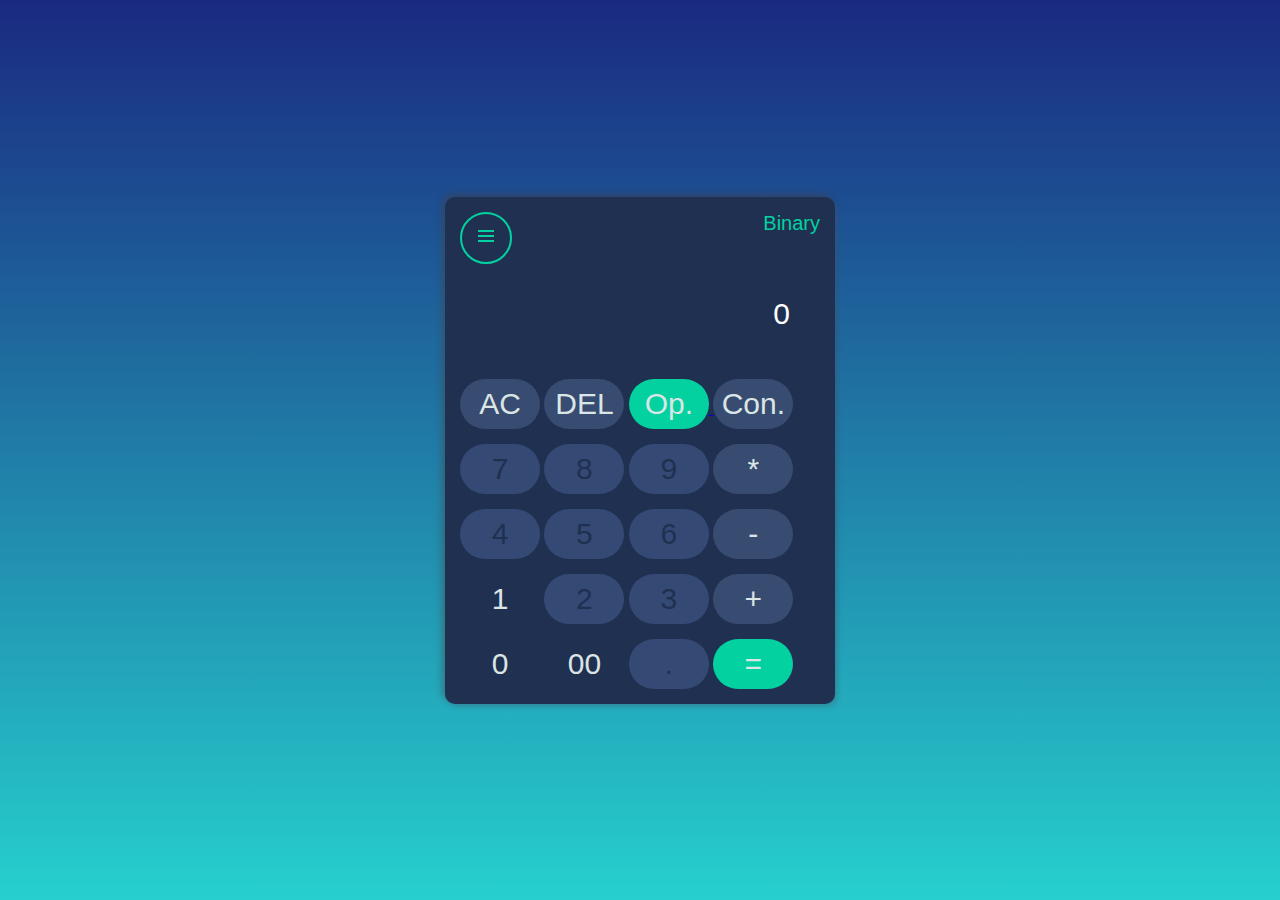
<file: Binaria.html>
<!DOCTYPE html>
<html lang="en" dir="ltr">
<head>
    <meta charset="UTF-8">
    <meta http-equiv="X-UA-Compatible" content="IE=edge">
    <meta name="viewport" content="width=device-width, initial-scale=1.0">
    <title>Programing Calculator - Binary</title>
    <link rel="stylesheet" href="./styles/Bin.css">
    <link rel="stylesheet" href="./styles/mobile/binary_mobile.css" media="screen and (max-width: 430px)">
    <link rel="shortcut icon" href="./assets/calculadora (1).png">

    </head>
    <body  >

        <div class="container">
            <form action="#" name="Calculadora">
                             
                <div> <!-- Menu desplegable -->
                    <ul class="menu"> 
                        <li ><a href="#"> <img src="./assets/menu.svg" alt="" class="list_img"> </a>
                            <ul id="smnu">
                                <li class="not" ><a href="./index.html"> Standar </a></li>
                                <li class="not"><a href="./Cientifica.html"> Scientfic </a></li>
                                <li class="main"><a href="#"> Programing  ></a>

                                    <ul id="smnu">
                                        <li class="main" ><a href="./Binaria.html"> Binary </a></li>
                                        <li class="not"><a href="./Oct.html"> Octal </a></li>
                                        <li class="not"><a href="./Hex.html"> Hex </a></li>
                                        
                                    </ul>
                                
                                
                                </li>
                                <li class="not"><a href="./assets/Aplicaciones de los diodos.pdf"> Manual </a></li>
                                
                            </ul>
                        </li>
                    </ul>
                </div>

                <div class="indicador">
                    <p>Binary</p>
                </div>

                <input type="text" name="txtboxnros" value="0" disabled>

                <div class="buttons"> <!-- Primer Columna -->
                    <input class="a" type="button" value="AC" value="AC" onclick="limpiar()">
                    <input class="a" type="button" value="DEL" value="DEL" onclick="atras()">
                    
                        <a href="./Binaria.html">
                            <input class="a btn1" type="button" value="Op.">
                        </a>
                    
                        <a href="./Binaria2.html">
                            <input class="a" type="button" value="Con.">
                        </a>
            
                </div>

                <div class="buttons a"> <!-- Segunda Columna -->
                    <input class="bin" type="button" value="7" >
                    <input class="bin" type="button" value="8">
                    <input class="bin" type="button" value="9">
                    <input class="a"   type="button" value="*" onclick="ingresaoperacion(this.value)">
                </div>

                <div class="buttons a"> <!-- Tercera Columna -->
                    <input class="bin" type="button" value="4">
                    <input class="bin" type="button" value="5">
                    <input class="bin" type="button" value="6">
                    <input class="a"   type="button" value="-" onclick="ingresaoperacion(this.value)">
                </div>

                <div class="buttons a"> <!-- Cuarta Columna -->
                    <input type="button" value="1" onclick="ingresarnumero(this.value)">
                    <input class="bin" type="button" value="2">
                    <input class="bin" type="button" value="3">
                    <input class="a"   type="button" value="+" onclick="ingresaoperacion(this.value)">
                </div>

                <div class="buttons"> <!-- Quienta Columna -->
                    <input type="button" value="0"  onclick="ingresarnumero(this.value)">
                    <input type="button" value="00" onclick="ingresarnumero(this.value)">
                    <input class="bin" type="button" value=".">
                    <input class="igual" type="button" value="=" onclick="resultado()">
                </div>
            </form>    
        </div>

        <script src="./scripts/Programador/Binarias/bin.js"></script>
        
    </body>
</html>
</file>
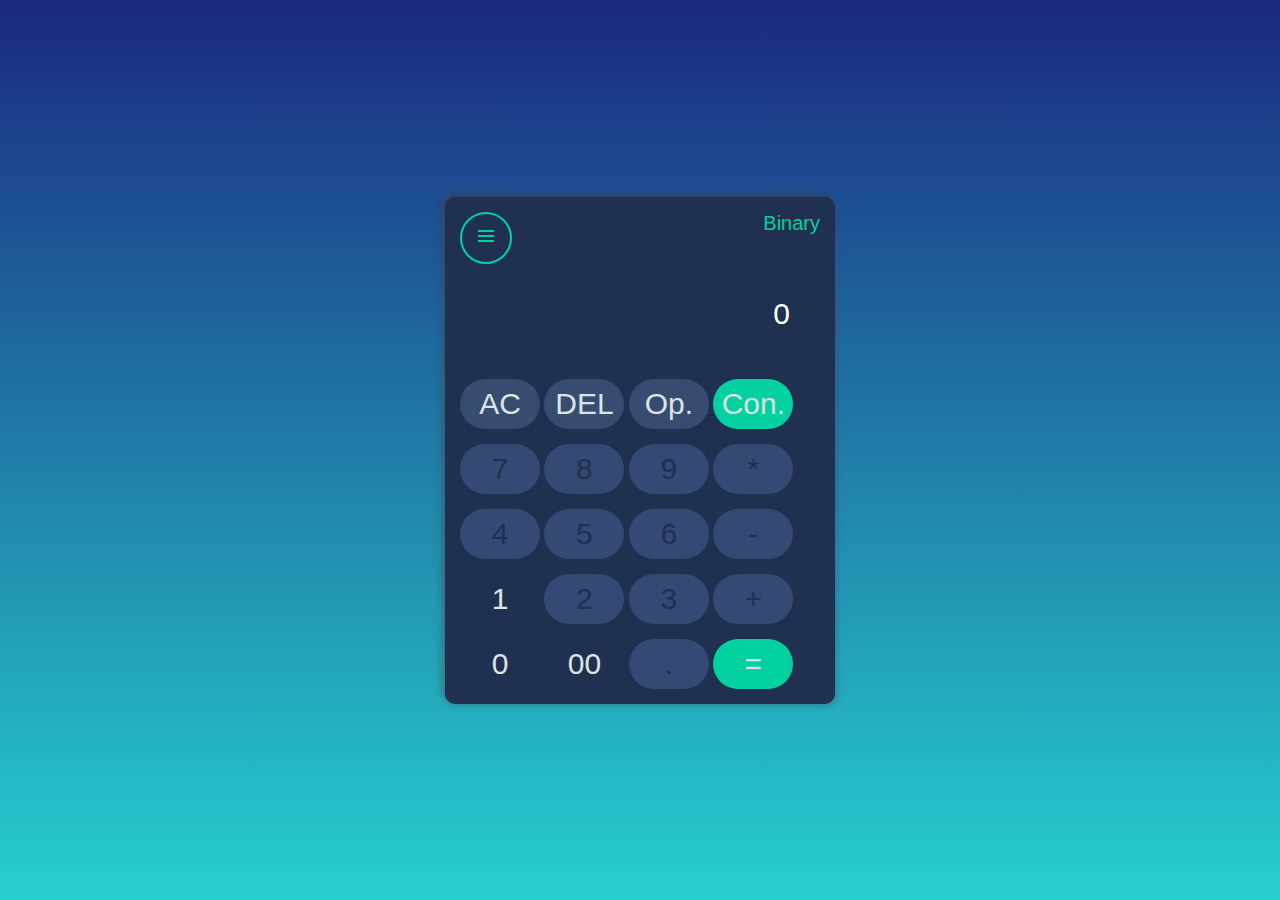
<file: Binaria2.html>
<!DOCTYPE html>
<html lang="en" dir="ltr">
<head>
    <meta charset="UTF-8">
    <meta http-equiv="X-UA-Compatible" content="IE=edge">
    <meta name="viewport" content="width=device-width, initial-scale=1.0">
    <title>Programing Calculator - Binary</title>
    <link rel="stylesheet" href="./styles/Bin.css">
    <link rel="stylesheet" href="./styles/mobile/binary_mobile.css" media="screen and (max-width: 430px)">
    <link rel="shortcut icon" href="./assets/calculadora (1).png">

    </head>
    <body  >

        <div class="container">
            <form action="#" name="Calculadora">
                             
                <div> <!-- Menu desplegable -->
                    <ul class="menu"> 
                        <li ><a href="#"> <img src="./assets/menu.svg" alt="" class="list_img"> </a>
                            <ul id="smnu">
                                <li class="not" ><a href="./index.html"> Standar </a></li>
                                <li class="not"><a href="./Cientifica.html"> Scientfic </a></li>
                                <li class="main"><a href="#"> Programing  ></a>

                                    <ul id="smnu">
                                        <li class="main" ><a href="./Binaria.html"> Binary </a></li>
                                        <li class="not"><a href="./Oct.html"> Octal </a></li>
                                        <li class="not"><a href="./Hex.html"> Hex </a></li>
                                        
                                    </ul>
                                
                                </li> 
                                <li class="not"><a href="./assets/Aplicaciones de los diodos.pdf"> Manual </a></li>

                            </ul>
                        </li>
                    </ul>
                </div>

                <div class="indicador">
                    <p>Binary</p>
                </div>

                <input type="text" name="txtboxnros" value="0" disabled>

                <div class="buttons"> <!-- Primer Columna -->
                    <input class="a" type="button" value="AC" value="AC" onclick="limpiar()">
                    <input class="a" type="button" value="DEL" value="DEL" onclick="atras()">
                    
                    <a href="./Binaria.html">
                        <input class="a" type="button" value="Op.">
                    </a>
                
                    <a href="./Binaria2.html">
                        <input class="a btn1" type="button" value="Con.">
                    </a>
            
                </div>

                <div class="buttons a"> <!-- Segunda Columna -->
                    <input class="bin" type="button" value="7" >
                    <input class="bin" type="button" value="8">
                    <input class="bin" type="button" value="9">
                    <input class="a bin"   type="button" value="*" onclick="ingresaoperacion(this.value)">
                </div>

                <div class="buttons a"> <!-- Tercera Columna -->
                    <input class="bin" type="button" value="4">
                    <input class="bin" type="button" value="5">
                    <input class="bin" type="button" value="6">
                    <input class="a bin"   type="button" value="-" onclick="ingresaoperacion(this.value)">
                </div>

                <div class="buttons a"> <!-- Cuarta Columna -->
                    <input type="button" value="1" onclick="ingresarnumero(this.value)">
                    <input class="bin" type="button" value="2">
                    <input class="bin" type="button" value="3">
                    <input class="a bin"   type="button" value="+" onclick="ingresaoperacion(this.value)">
                </div>

                <div class="buttons"> <!-- Quienta Columna -->
                    <input type="button" value="0"  onclick="ingresarnumero(this.value)">
                    <input type="button" value="00" onclick="ingresarnumero(this.value)">
                    <input class="bin" type="button" value=".">
                    <input class="igual" type="button" value="=" onclick="resultado()">
                </div>
            </form>    
        </div>

        <script src="./scripts/Programador/Binarias/bin2.js"></script>
        
    </body>
</html>
</file>
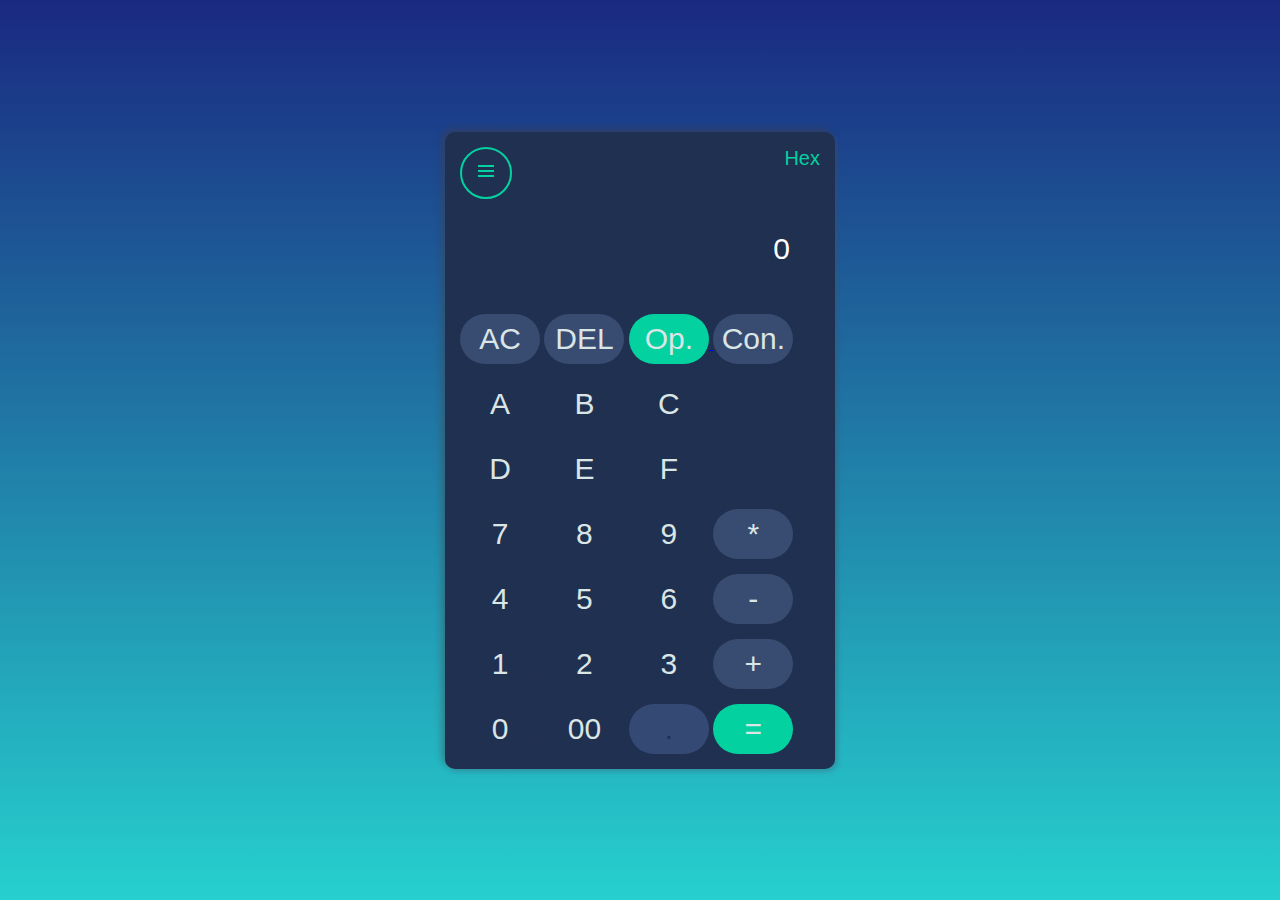
<file: Hex.html>
<!DOCTYPE html>
<html lang="en" dir="ltr">
<head>
    <meta charset="UTF-8">
    <meta http-equiv="X-UA-Compatible" content="IE=edge">
    <meta name="viewport" content="width=device-width, initial-scale=1.0">
    <title>Programing Calculator - Hexadecimal</title>
    <link rel="stylesheet" href="./styles/Bin.css">
    <link rel="stylesheet" href="./styles/mobile/hex_mobile.css" media="screen and (max-width: 430px)">
    <link rel="shortcut icon" href="./assets/calculadora (1).png">

    </head>
    <body  >

        <div class="container">
            <form action="#" name="Calculadora">
                             
                <div> <!-- Menu desplegable -->
                    <ul class="menu"> 
                        <li ><a href="#"> <img src="./assets/menu.svg" alt="" class="list_img"> </a>
                            <ul id="smnu">
                                <li class="not" ><a href="./index.html"> Standar </a></li>
                                <li class="not"><a href="./Cientifica.html"> Scientfic </a></li>
                                <li class="main"><a href="#"> Programing  ></a>

                                    <ul id="smnu">
                                        <li class="not" ><a href="./Binaria.html"> Binary </a></li>
                                        <li class="not"><a href="./Oct.html"> Octal </a></li>
                                        <li class="main"><a href="./Hex.html"> Hexadecimal </a></li>
                                        
                                    </ul>
                                
                                
                                </li>
                                
                                <li class="not"><a href="./assets/Aplicaciones de los diodos.pdf"> Manual </a></li>

                            </ul>
                        </li>
                    </ul>
                </div>

                <div class="indicador">
                    <p>Hex</p>
                </div>

                <input type="text" name="txtboxnros" value="0" disabled>

                <div class="buttons"> <!-- Primer Columna -->
                    <input class="a" type="button" value="AC" value="AC" onclick="limpiar()">
                    <input class="a" type="button" value="DEL" value="DEL" onclick="atras()">
                    
                        <a href="./Hex.html">
                            <input class="a btn1" type="button" value="Op.">
                        </a>
                    
                        <a href="./Hex2.html">
                            <input class="a" type="button" value="Con.">
                        </a>
            
                </div>

                <div class="buttons a"> <!-- Segunda Columna -->
                    <input type="button" value="A" onclick="ingresarnumero(this.value)">
                    <input type="button" value="B" onclick="ingresarnumero(this.value)">
                    <input type="button" value="C" onclick="ingresarnumero(this.value)">
                    <input class="hex" type="button" value="" onclick="ingresaoperacion(this.value)">
                </div>

                <div class="buttons a"> <!-- Segunda Columna -->
                    <input type="button" value="D" onclick="ingresarnumero(this.value)">
                    <input type="button" value="E" onclick="ingresarnumero(this.value)">
                    <input type="button" value="F" onclick="ingresarnumero(this.value)">
                    <input class="hex" type="button" value="" onclick="ingresaoperacion(this.value)">
                </div>

                <div class="buttons a"> <!-- Segunda Columna -->
                    <input type="button" value="7" onclick="ingresarnumero(this.value)">
                    <input type="button" value="8" onclick="ingresarnumero(this.value)">
                    <input type="button" value="9" onclick="ingresarnumero(this.value)">
                    <input class="a"   type="button" value="*" onclick="ingresaoperacion(this.value)">
                </div>

                <div class="buttons a"> <!-- Tercera Columna -->
                    <input type="button" value="4" onclick="ingresarnumero(this.value)">
                    <input type="button" value="5" onclick="ingresarnumero(this.value)">
                    <input type="button" value="6" onclick="ingresarnumero(this.value)">
                    <input class="a"   type="button" value="-" onclick="ingresaoperacion(this.value)">
                </div>

                <div class="buttons a"> <!-- Cuarta Columna -->
                    <input type="button" value="1" onclick="ingresarnumero(this.value)">
                    <input type="button" value="2" onclick="ingresarnumero(this.value)">
                    <input type="button" value="3" onclick="ingresarnumero(this.value)">
                    <input class="a"   type="button" value="+" onclick="ingresaoperacion(this.value)">
                </div>

                <div class="buttons"> <!-- Quienta Columna -->
                    <input type="button" value="0"  onclick="ingresarnumero(this.value)">
                    <input type="button" value="00" onclick="ingresarnumero(this.value)">
                    <input class="bin" type="button" value=".">
                    <input class="igual" type="button" value="=" onclick="resultado()">
                </div>
            </form>    
        </div>

        <script src="./scripts/Programador/Hex/Hex.js"></script>
        
    </body>
</html>
</file>
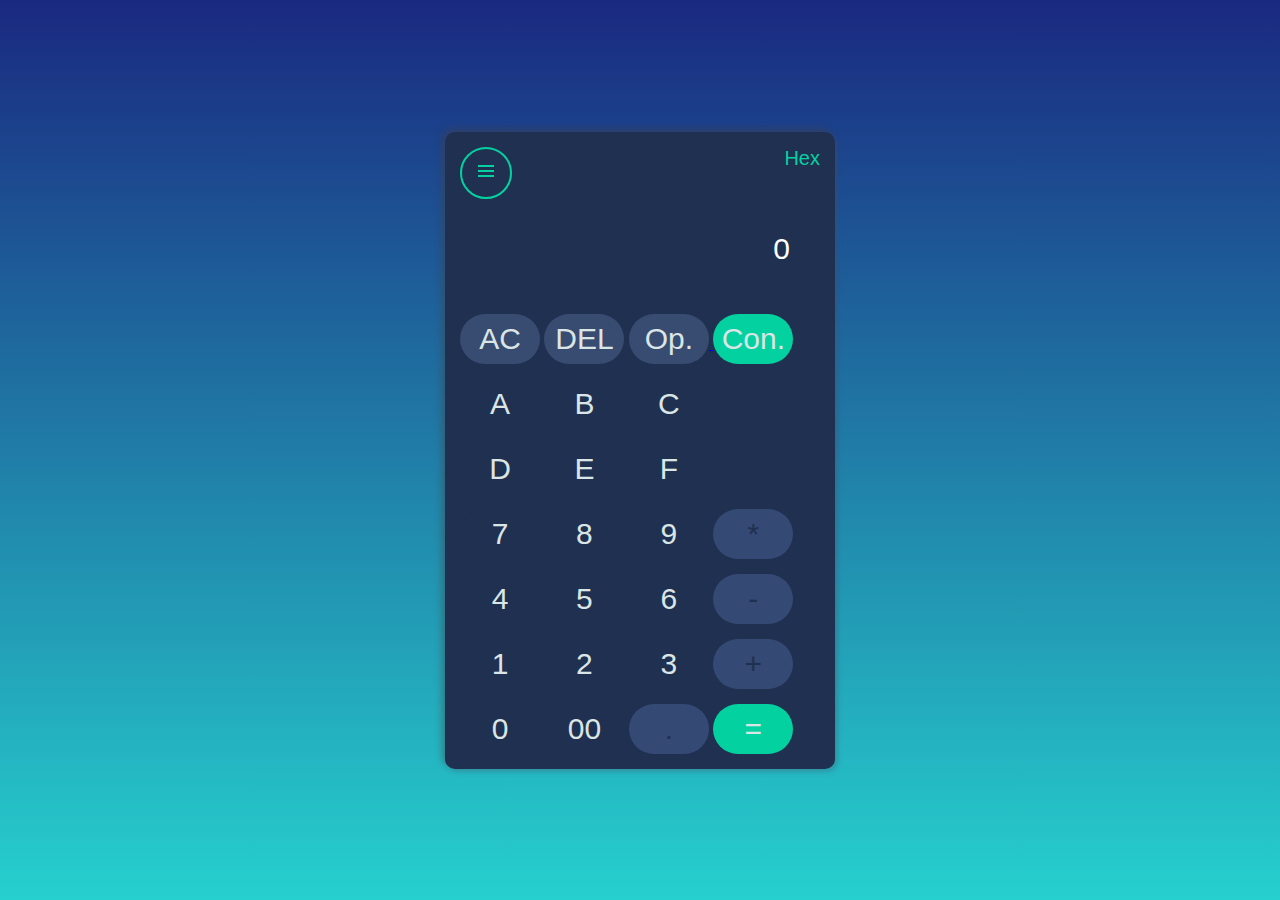
<file: Hex2.html>
<!DOCTYPE html>
<html lang="en" dir="ltr">
<head>
    <meta charset="UTF-8">
    <meta http-equiv="X-UA-Compatible" content="IE=edge">
    <meta name="viewport" content="width=device-width, initial-scale=1.0">
    <title>Programing Calculator - Hexadecimal</title>
    <link rel="stylesheet" href="./styles/Bin.css">
    <link rel="stylesheet" href="./styles/mobile/hex_mobile.css" media="screen and (max-width: 430px)">
    <link rel="shortcut icon" href="./assets/calculadora (1).png">

    </head>
    <body  >

        <div class="container">
            <form action="#" name="Calculadora">
                             
                <div> <!-- Menu desplegable -->
                    <ul class="menu"> 
                        <li ><a href="#"> <img src="./assets/menu.svg" alt="" class="list_img"> </a>
                            <ul id="smnu">
                                <li class="not" ><a href="./index.html"> Standar </a></li>
                                <li class="not"><a href="./Cientifica.html"> Scientfic </a></li>
                                <li class="main"><a href="#"> Programing  ></a>

                                    <ul id="smnu">
                                        <li class="not" ><a href="./Binaria.html"> Binary </a></li>
                                        <li class="not"><a href="./Oct.html"> Octal </a></li>
                                        <li class="main"><a href="./Hex.html"> Hexadecimal </a></li>
                                        
                                    </ul>
                                
                                
                                </li>
                                
                                <li class="not"><a href="./assets/Aplicaciones de los diodos.pdf"> Manual </a></li>

                            </ul>
                        </li>
                    </ul>
                </div>

                <div class="indicador">
                    <p>Hex</p>
                </div>

                <input type="text" name="txtboxnros" value="0" disabled>

                <div class="buttons"> <!-- Primer Columna -->
                    <input class="a" type="button" value="AC" value="AC" onclick="limpiar()">
                    <input class="a" type="button" value="DEL" value="DEL" onclick="atras()">
                    
                    <a href="./Hex.html">
                        <input class="a" type="button" value="Op.">
                    </a>
                
                    <a href="./Hex2.html">
                        <input class="a btn1" type="button" value="Con.">
                    </a>
            
                </div>

                <div class="buttons a"> <!-- Segunda Columna -->
                    <input type="button" value="A" onclick="ingresarnumero(this.value)">
                    <input type="button" value="B" onclick="ingresarnumero(this.value)">
                    <input type="button" value="C" onclick="ingresarnumero(this.value)">
                    <input class="hex" type="button" value="" onclick="ingresaoperacion(this.value)">
                </div>

                <div class="buttons a"> <!-- Segunda Columna -->
                    <input type="button" value="D" onclick="ingresarnumero(this.value)">
                    <input type="button" value="E" onclick="ingresarnumero(this.value)">
                    <input type="button" value="F" onclick="ingresarnumero(this.value)">
                    <input class="hex" type="button" value="" onclick="ingresaoperacion(this.value)">
                </div>

                <div class="buttons a"> <!-- Segunda Columna -->
                    <input type="button" value="7" onclick="ingresarnumero(this.value)">
                    <input type="button" value="8" onclick="ingresarnumero(this.value)">
                    <input type="button" value="9" onclick="ingresarnumero(this.value)">
                    <input class="a bin"   type="button" value="*" onclick="ingresaoperacion(this.value)">
                </div>

                <div class="buttons a"> <!-- Tercera Columna -->
                    <input type="button" value="4" onclick="ingresarnumero(this.value)">
                    <input type="button" value="5" onclick="ingresarnumero(this.value)">
                    <input type="button" value="6" onclick="ingresarnumero(this.value)">
                    <input class="a bin"   type="button" value="-" onclick="ingresaoperacion(this.value)">
                </div>

                <div class="buttons a"> <!-- Cuarta Columna -->
                    <input type="button" value="1" onclick="ingresarnumero(this.value)">
                    <input type="button" value="2" onclick="ingresarnumero(this.value)">
                    <input type="button" value="3" onclick="ingresarnumero(this.value)">
                    <input class="a bin"   type="button" value="+" onclick="ingresaoperacion(this.value)">
                </div>

                <div class="buttons"> <!-- Quienta Columna -->
                    <input type="button" value="0"  onclick="ingresarnumero(this.value)">
                    <input type="button" value="00" onclick="ingresarnumero(this.value)">
                    <input class="bin" type="button" value=".">
                    <input class="igual" type="button" value="=" onclick="resultado()">
                </div>
            </form>    
        </div>

        <script src="./scripts/Programador/Hex/Hex2.js"></script>
        
    </body>
</html>
</file>
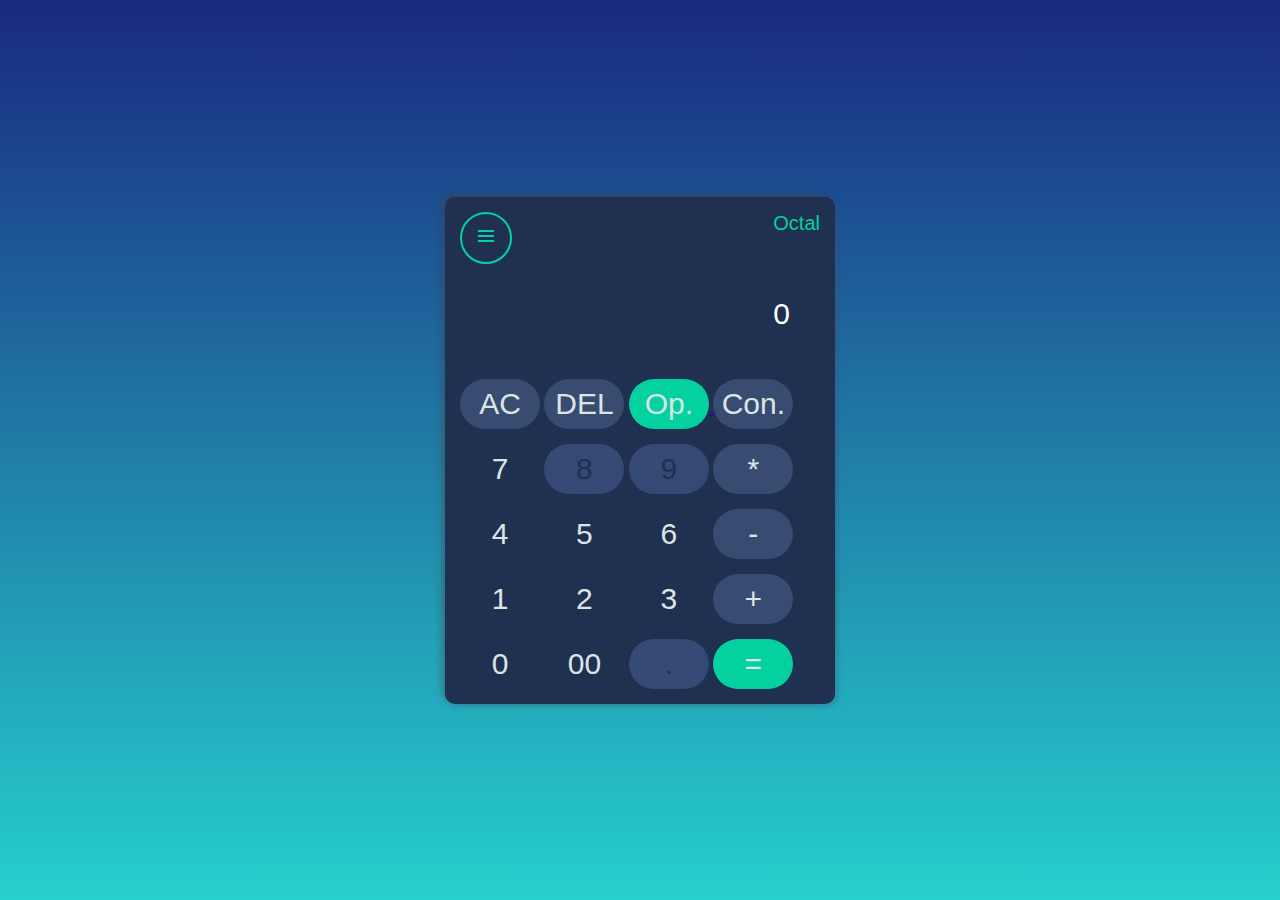
<file: Oct.html>
<!DOCTYPE html>
<html lang="en" dir="ltr">
<head>
    <meta charset="UTF-8">
    <meta http-equiv="X-UA-Compatible" content="IE=edge">
    <meta name="viewport" content="width=device-width, initial-scale=1.0">
    <title>Programing Calculator - Octal</title>
    <link rel="stylesheet" href="./styles/Bin.css">
    <link rel="stylesheet" href="./styles/mobile/binary_mobile.css" media="screen and (max-width: 430px)">

    <link rel="shortcut icon" href="./assets/calculadora (1).png">

    </head>
    <body  >

        <div class="container">
            <form action="#" name="Calculadora">
                             
                <div> <!-- Menu desplegable -->
                    <ul class="menu"> 
                        <li ><a href="#"> <img src="./assets/menu.svg" alt="" class="list_img"> </a>
                            <ul id="smnu">
                                <li class="not" ><a href="./index.html"> Standar </a></li>
                                <li class="not"><a href="./Cientifica.html"> Scientfic </a></li>
                                <li class="main"><a href="#"> Programing  ></a>

                                    <ul id="smnu">
                                        <li class="not" ><a href="./Binaria.html"> Binary </a></li>
                                        <li class="main"><a href="./Oct.html"> Octal </a></li>
                                        <li class="not"><a href="./Hex.html"> Hex </a></li>
                                        
                                    </ul>
                                
                                
                                </li>

                                <li class="not"><a href="./assets/Aplicaciones de los diodos.pdf"> Manual </a></li>
                                
                            </ul>
                        </li>
                    </ul>
                </div>

                <div class="indicador">
                    <p>Octal</p>
                </div>

                <input type="text" name="txtboxnros" value="0" disabled>

                <div class="buttons"> <!-- Primer Columna -->
                    <input class="a" type="button" value="AC" value="AC" onclick="limpiar()">
                    <input class="a" type="button" value="DEL" value="DEL" onclick="atras()">
                    
                        <a href="./Oct.html">
                            <input class="a btn1" type="button" value="Op.">
                        </a>
                    
                        <a href="./Oct2.html">
                            <input class="a" type="button" value="Con.">
                        </a>
            
                </div>

                <div class="buttons a"> <!-- Segunda Columna -->
                    <input type="button" value="7" onclick="ingresarnumero(this.value)">
                    <input class="bin" type="button" value="8" onclick="ingresarnumero(this.value)">
                    <input class="bin" type="button" value="9" onclick="ingresarnumero(this.value)">
                    <input class="a"   type="button" value="*" onclick="ingresaoperacion(this.value)">
                </div>

                <div class="buttons a"> <!-- Tercera Columna -->
                    <input type="button" value="4" onclick="ingresarnumero(this.value)">
                    <input type="button" value="5" onclick="ingresarnumero(this.value)">
                    <input type="button" value="6" onclick="ingresarnumero(this.value)">
                    <input class="a"   type="button" value="-" onclick="ingresaoperacion(this.value)">
                </div>

                <div class="buttons a"> <!-- Cuarta Columna -->
                    <input type="button" value="1" onclick="ingresarnumero(this.value)">
                    <input type="button" value="2" onclick="ingresarnumero(this.value)">
                    <input type="button" value="3" onclick="ingresarnumero(this.value)">
                    <input class="a"   type="button" value="+" onclick="ingresaoperacion(this.value)">
                </div>

                <div class="buttons"> <!-- Quienta Columna -->
                    <input type="button" value="0"  onclick="ingresarnumero(this.value)">
                    <input type="button" value="00" onclick="ingresarnumero(this.value)">
                    <input class="bin" type="button" value=".">
                    <input class="igual" type="button" value="=" onclick="resultado()">
                </div>
            </form>    
        </div>

        <script src="./scripts/Programador/Octales/Oct.js"></script>
        
    </body>
</html>
</file>
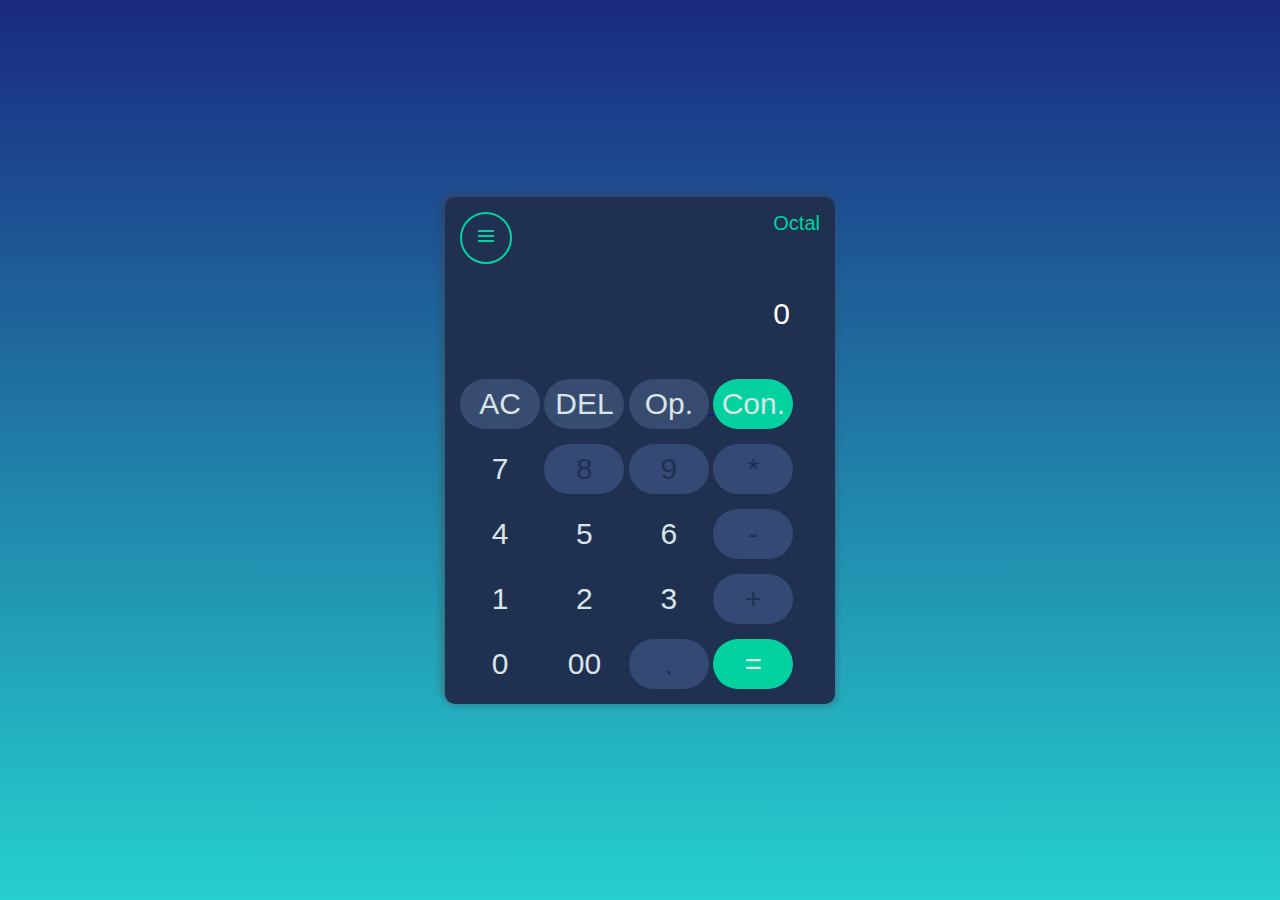
<file: Oct2.html>
<!DOCTYPE html>
<html lang="en" dir="ltr">
<head>
    <meta charset="UTF-8">
    <meta http-equiv="X-UA-Compatible" content="IE=edge">
    <meta name="viewport" content="width=device-width, initial-scale=1.0">
    <title>Programing Calculator - Octal</title>
    <link rel="stylesheet" href="./styles/Bin.css">
    <link rel="stylesheet" href="./styles/mobile/binary_mobile.css" media="screen and (max-width: 430px)">
    <link rel="shortcut icon" href="./assets/calculadora (1).png">

    </head>
    <body  >

        <div class="container">
            <form action="#" name="Calculadora">
                             
                <div> <!-- Menu desplegable -->
                    <ul class="menu"> 
                        <li ><a href="#"> <img src="./assets/menu.svg" alt="" class="list_img"> </a>
                            <ul id="smnu">
                                <li class="not" ><a href="./index.html"> Standar </a></li>
                                <li class="not"><a href="./Cientifica.html"> Scientfic </a></li>
                                <li class="main"><a href="#"> Programing  ></a>

                                    <ul id="smnu">
                                        <li class="not" ><a href="./Binaria.html"> Binary </a></li>
                                        <li class="main"><a href="./Oct.html"> Octal </a></li>
                                        <li class="not"><a href="./Hex.html"> Hex </a></li>
                                        
                                    </ul>
                                
                                </li>
                                
                                <li class="not"><a href="./assets/Aplicaciones de los diodos.pdf"> Manual </a></li>

                            </ul>
                        </li>
                    </ul>
                </div>

                <div class="indicador">
                    <p>Octal</p>
                </div>

                <input type="text" name="txtboxnros" value="0" disabled>

                <div class="buttons"> <!-- Primer Columna -->
                    <input class="a" type="button" value="AC" value="AC" onclick="limpiar()">
                    <input class="a" type="button" value="DEL" value="DEL" onclick="atras()">
                    
                    <a href="./Oct.html">
                        <input class="a" type="button" value="Op.">
                    </a>
                
                    <a href="./Oct2.html">
                        <input class="a btn1" type="button" value="Con.">
                    </a>
            
                </div>

                <div class="buttons a"> <!-- Segunda Columna -->
                    <input type="button" value="7" onclick="ingresarnumero(this.value)">
                    <input class="bin" type="button" value="8">
                    <input class="bin" type="button" value="9">
                    <input class="a bin"   type="button" value="*" onclick="ingresaoperacion(this.value)">
                </div>

                <div class="buttons a"> <!-- Tercera Columna -->
                    <input type="button" value="4" onclick="ingresarnumero(this.value)">
                    <input type="button" value="5" onclick="ingresarnumero(this.value)">
                    <input type="button" value="6" onclick="ingresarnumero(this.value)">
                    <input class="a bin"   type="button" value="-" onclick="ingresaoperacion(this.value)">
                </div>

                <div class="buttons a"> <!-- Cuarta Columna -->
                    <input type="button" value="1" onclick="ingresarnumero(this.value)">
                    <input type="button" value="2" onclick="ingresarnumero(this.value)">
                    <input type="button" value="3" onclick="ingresarnumero(this.value)">
                    <input class="a bin"   type="button" value="+" onclick="ingresaoperacion(this.value)">
                </div>

                <div class="buttons"> <!-- Quienta Columna -->
                    <input type="button" value="0"  onclick="ingresarnumero(this.value)">
                    <input type="button" value="00" onclick="ingresarnumero(this.value)">
                    <input class="bin" type="button" value=".">
                    <input class="igual" type="button" value="=" onclick="resultado()">
                </div>
            </form>    
        </div>

        <script src="./scripts/Programador/Octales/Oct2.js"></script>
        
    </body>
</html>
</file>
<file: styles/Bin.css>
*{
    margin: 0;
    padding: 0;
    box-sizing: 0;
    font-family: -apple-system, BlinkMacSystemFont, 'Segoe UI', Roboto, Oxygen, Ubuntu, Cantarell, 'Open Sans', 'Helvetica Neue', sans-serif;
}

body{
    width: 100%;
    height: 100vh;
    display: flex;
    overflow: hidden;
    align-items: center;
    justify-content: center;
    background: linear-gradient(#1a2980,#26d0ce);
}

/*///////////////////////////////////////// Caja de Tetxto ////////////////////////////////////////////*/

.indicador{
    display: flex;
    color: #03d1a0;
    font-size: 20px;
    justify-content: right;
}

.container{  
    width: 360px;
    padding: 15px;
    border-radius: 10px;
    background: #203050;
    box-shadow: -3px -3px 7px #463e3e73, 3px 3px 5px rgba(73, 89, 117, 0.288);
}

.container input[type="text"]{
    width: 100%;
    height: 80%;
    border: none;
    color: #fff;
    height: 100px;
    margin: 0 3px;
    outline: none;
    font-size: 30px;
    text-align: right;
    margin-left: -30px;
    background: transparent;
}

/*///////////////////////////////////////// Botones ////////////////////////////////////////////*/

.container input[type="button"]{
    width: 80px;
    border: none;
    height: 50px;
    outline: none;
    font-size: 30px;
    cursor: pointer;
    margin-top: 15px;
    color: #dae5e6;
    border-radius: 50px;
    transition: all 0.3s ease;
    background-color: #203050;
}

body div .buttons .bin {
    background: #344a75;
    color: #203050;


    
}
body div .buttons .bin:hover {
    background: #203050;
    color: #203050;
}

.container input[type="button"]:hover{
    color: black;
    background: #03d1a0;
}

div .buttons .a{
    background: #384b70;
}

div .buttons .igual{
    background-color: #03d1a0;
}

#icon{
    width: 20px;
    height: 40px;
    font-size: 20px;
}

#icon:hover{
    background: #203050;
    color: #26d0ce;
}

div .buttons .btn1{
    background-color: #03d1a0;
}

div .buttons .hex{
    background-color: #203050;
}

div .buttons .hex:hover{
    background-color: #203050;
}

/*///////////////////////////////////////// Menu Desplegable ////////////////////////////////////////////*/


ul, ol {
    list-style:none;
}

.menu > li {
    float:left;
}

.menu li a {
    display:block;
    color:#03d1a0;
    border-radius: 50px;
    padding:10px 12px;
    text-decoration:none;
    transition: all 0.3s ease;
    border: #03d1a0 solid 2px;
}

.main{
    background-color: #384b70;
    border-radius: 50px;
}

.not{
    background: #203050;
}

.menu li a:hover {
    color: #dae5e6;
    background-color:#384b70;
}

.menu li ul {
    display:none;
    position:absolute;
    
    min-width:140px;
}

.menu li:hover  ul {
    display:block;
}

.menu li ul li {
    position:relative;
    border-radius: 50px;
}

.bin input[type="button"]:hover{
    background-color:  #496baf;
}

/*Menu binario*/
.container .menu li ul {
    display:none;
    position:absolute;
    min-width:140px;
    
}

  .menu li:hover > ul {
    display:block;
}

.menu li ul li {
    position:relative;
}

.menu li ul li ul {
    right:-140px;
    top:0px;
}
</file>
<file: styles/mobile/binary_mobile.css>
@media (min-width: 320px){


    *{
        margin: 0;
        padding: 0;
        box-sizing: 0;
        font-family: -apple-system, BlinkMacSystemFont, 'Segoe UI', Roboto, Oxygen, Ubuntu, Cantarell, 'Open Sans', 'Helvetica Neue', sans-serif;
    }
 
  
    body{
        background: #203050;
    }


     .container{  
        box-shadow: none;
    }
    

    .container input[type="text"]{
        width: 100%;
        border: none;
        color: #fff;
        height: 100px;
        margin: 0 3px;
        outline: none;
        font-size: 30px;
        text-align: right;
        margin-left: -5px;
        background: transparent;
    }
    
    .container input[type="button"]{
        height: 75px;
        color: #fff;
        width: calc(100% / 4 - 5px );
        background-color: transparent;
        margin-top: 15px;
        outline: none;
        border: none;
        font-size: 30px;
        cursor: pointer;
        transition: all 0.3s ease;
    }
    
    .container input[type="button"]:hover{
        background: rgba(255, 255, 255, 0.1);
    }

    
    .container input[type="button"]:hover{
        color: black;
        background: #03d1a0;
    }

    div .buttons .a{
        background: #384b70;
    }

    div .buttons .igual{
        background-color: #03d1a0;
    }

    #icon{
        width: 20px;
        height: 40px;
        font-size: 20px;
    }

    #icon:hover{
        background: #203050;
        color: #26d0ce;
    }

    div .buttons .btn1{
        background-color: #03d1a0;
    }
        
        
    
    
    
    
}
</file>
<file: styles/mobile/hex_mobile.css>
@media (min-width: 320px){


    *{
        margin: 0;
        padding: 0;
        box-sizing: 0;
        font-family: -apple-system, BlinkMacSystemFont, 'Segoe UI', Roboto, Oxygen, Ubuntu, Cantarell, 'Open Sans', 'Helvetica Neue', sans-serif;
    }
 
  
    body{
        background: #203050;
    }

    .container{  
        box-shadow: none;
    }
    

    .container input[type="text"]{
        width: 100%;
        border: none;
        color: #fff;
        height: 60px;
        margin: 0 3px;
        outline: none;
        font-size: 30px;
        text-align: right;
        margin-left: -5px;
        background: transparent;
    }
    
    .container input[type="button"]{
        height: 55px;
        color: #fff;
        width: calc(100% / 4 - 5px );
        background-color: transparent;
        margin-top: 15px;
        outline: none;
        border: none;
        font-size: 30px;
        cursor: pointer;
        transition: all 0.3s ease;
    }
    
    .container input[type="button"]:hover{
        background: rgba(255, 255, 255, 0.1);
    }

    
    .container input[type="button"]:hover{
        color: black;
        background: #03d1a0;
    }

    div .buttons .a{
        background: #384b70;
    }

    div .buttons .igual{
        background-color: #03d1a0;
    }

    #icon{
        width: 20px;
        height: 40px;
        font-size: 20px;
    }

    #icon:hover{
        background: #203050;
        color: #26d0ce;
    }

    div .buttons .btn1{
        background-color: #03d1a0;
    }
        
        
        
    
}
</file>
